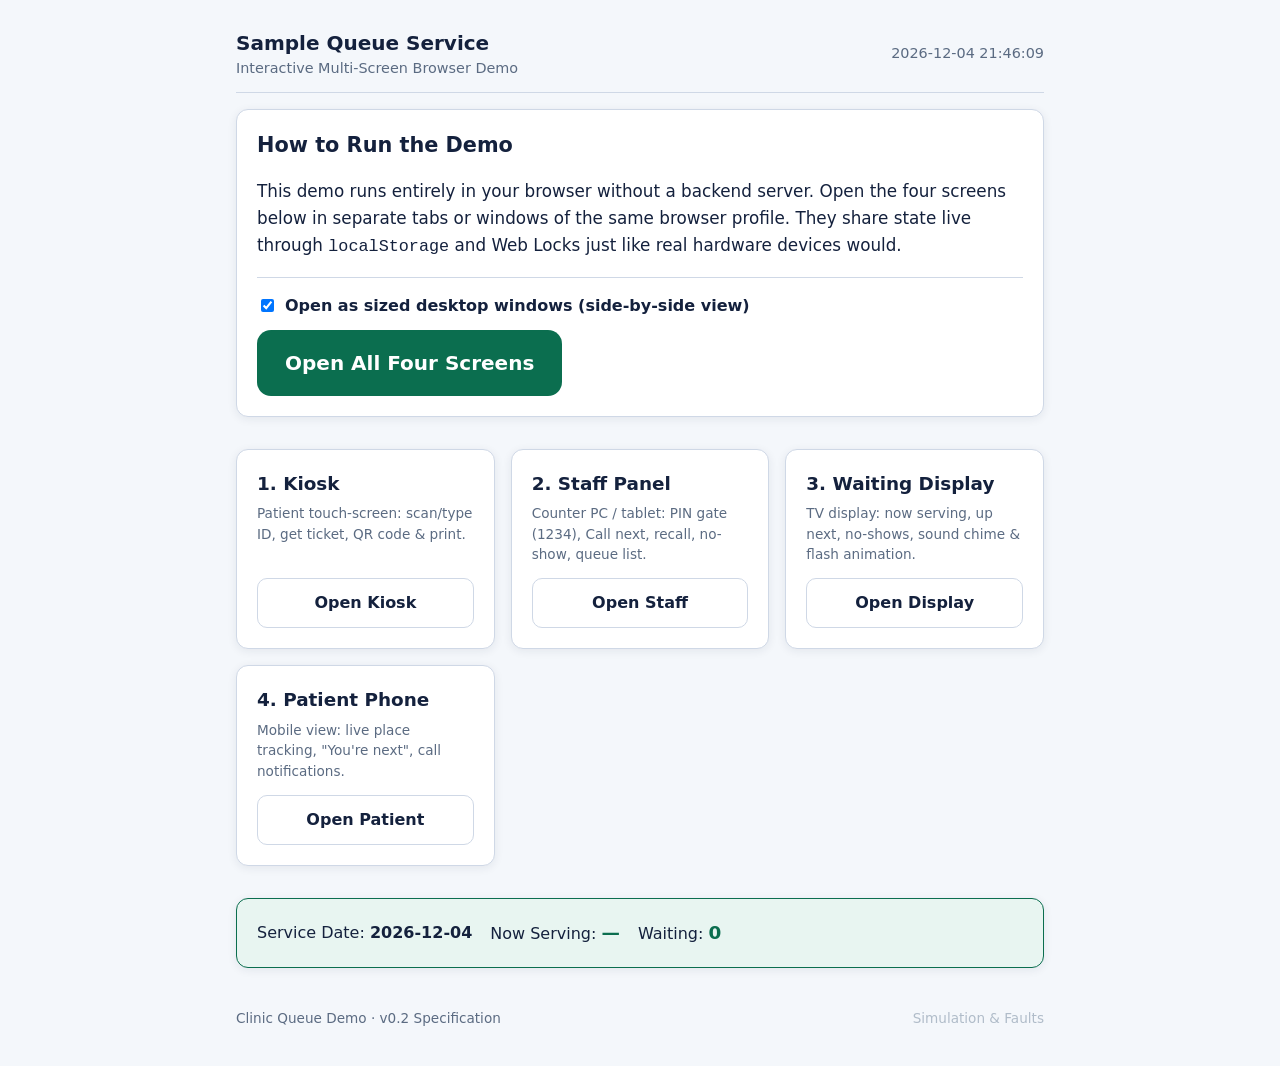
<file: index.html>
<!doctype html>
<html lang="en">
<head>
  <meta charset="utf-8">
  <meta name="viewport" content="width=device-width, initial-scale=1">
  <title>Clinic Queue — Demo Launcher</title>
  <link rel="stylesheet" href="assets/common.css">
  <style>
    .launcher-grid {
      display: grid;
      grid-template-columns: repeat(auto-fit, minmax(200px, 1fr));
      gap: 16px;
      margin: 16px 0;
    }
    .screen-card {
      background: var(--card);
      border: 1px solid var(--border);
      border-radius: var(--radius);
      padding: 20px;
      display: flex;
      flex-direction: column;
      justify-content: space-between;
      gap: 14px;
      box-shadow: var(--shadow);
    }
  </style>
</head>
<body>
  <div class="cq-container" style="max-width:840px">
    <header class="cq-header">
      <div>
        <h1 id="clinic-name">Clinic Queue</h1>
        <div class="text-muted" style="font-size:0.9rem">Interactive Multi-Screen Browser Demo</div>
      </div>
      <div class="meta" id="clock"></div>
    </header>

    <!-- Intro Card -->
    <main class="card" style="gap:16px">
      <h2 style="margin-top:0;font-size:1.3rem">How to Run the Demo</h2>
      <p style="margin:0;font-size:1.05rem;line-height:1.6">
        This demo runs entirely in your browser without a backend server. Open the four screens below in separate tabs or windows of the same browser profile. They share state live through <code>localStorage</code> and Web Locks just like real hardware devices would.
      </p>

      <!-- Options & Multi-Open -->
      <div style="display:flex;flex-wrap:wrap;align-items:center;justify-content:space-between;gap:12px;margin-top:16px;padding-top:16px;border-top:1px solid var(--border)">
        <label style="display:flex;align-items:center;gap:8px;font-weight:600;cursor:pointer">
          <input type="checkbox" id="chk-sized" checked>
          Open as sized desktop windows (side-by-side view)
        </label>
        <button id="btn-open-all" class="btn btn-primary btn-lg">Open All Four Screens</button>
      </div>

      <div id="popup-hint" class="banner banner-warn hidden" style="margin-top:12px">
        <span><b>Popup blocked:</b> Please allow popups for this site in your browser to open all four windows at once, or click the individual buttons below.</span>
      </div>
    </main>

    <!-- Four Screen Buttons -->
    <div class="launcher-grid">
      <div class="screen-card">
        <div>
          <h3 style="margin:0 0 6px;font-size:1.15rem">1. Kiosk</h3>
          <p class="text-muted" style="margin:0;font-size:0.85rem">Patient touch-screen: scan/type ID, get ticket, QR code & print.</p>
        </div>
        <button id="btn-open-kiosk" class="btn btn-outline btn-block">Open Kiosk</button>
      </div>

      <div class="screen-card">
        <div>
          <h3 style="margin:0 0 6px;font-size:1.15rem">2. Staff Panel</h3>
          <p class="text-muted" style="margin:0;font-size:0.85rem">Counter PC / tablet: PIN gate (1234), Call next, recall, no-show, queue list.</p>
        </div>
        <button id="btn-open-staff" class="btn btn-outline btn-block">Open Staff</button>
      </div>

      <div class="screen-card">
        <div>
          <h3 style="margin:0 0 6px;font-size:1.15rem">3. Waiting Display</h3>
          <p class="text-muted" style="margin:0;font-size:0.85rem">TV display: now serving, up next, no-shows, sound chime & flash animation.</p>
        </div>
        <button id="btn-open-display" class="btn btn-outline btn-block">Open Display</button>
      </div>

      <div class="screen-card">
        <div>
          <h3 style="margin:0 0 6px;font-size:1.15rem">4. Patient Phone</h3>
          <p class="text-muted" style="margin:0;font-size:0.85rem">Mobile view: live place tracking, "You're next", call notifications.</p>
        </div>
        <button id="btn-open-patient" class="btn btn-outline btn-block">Open Patient</button>
      </div>
    </div>

    <!-- Live Status Banner -->
    <div class="card" style="background:var(--brand-light);border:1px solid var(--brand);display:flex;justify-content:space-between;align-items:center;flex-wrap:wrap;gap:12px">
      <div style="display:flex;gap:18px;align-items:center;flex-wrap:wrap">
        <div>Service Date: <b id="live-date">—</b></div>
        <div>Now Serving: <b id="live-serving" style="color:var(--brand);font-size:1.15rem">—</b></div>
        <div>Waiting: <b id="live-waiting" style="color:var(--brand);font-size:1.15rem">0</b></div>
      </div>
      <div>
        <a href="#" id="link-latest-ticket" class="hidden" style="color:var(--brand);font-weight:600;text-decoration:none">
          Open latest issued ticket →
        </a>
      </div>
    </div>

    <!-- Low-contrast Footer with Hidden Simulation Link -->
    <footer style="margin-top:auto;padding:24px 0;display:flex;justify-content:space-between;align-items:center;font-size:0.85rem;color:var(--muted)">
      <div>Clinic Queue Demo · v0.2 Specification</div>
      <div>
        <a href="sim/" style="color:#b0bcc9;text-decoration:none">Simulation & Faults</a>
      </div>
    </footer>
  </div>

  <script type="module">
    import { initLauncher } from './assets/launcher.js';
    initLauncher();
  </script>
</body>
</html>
</file>
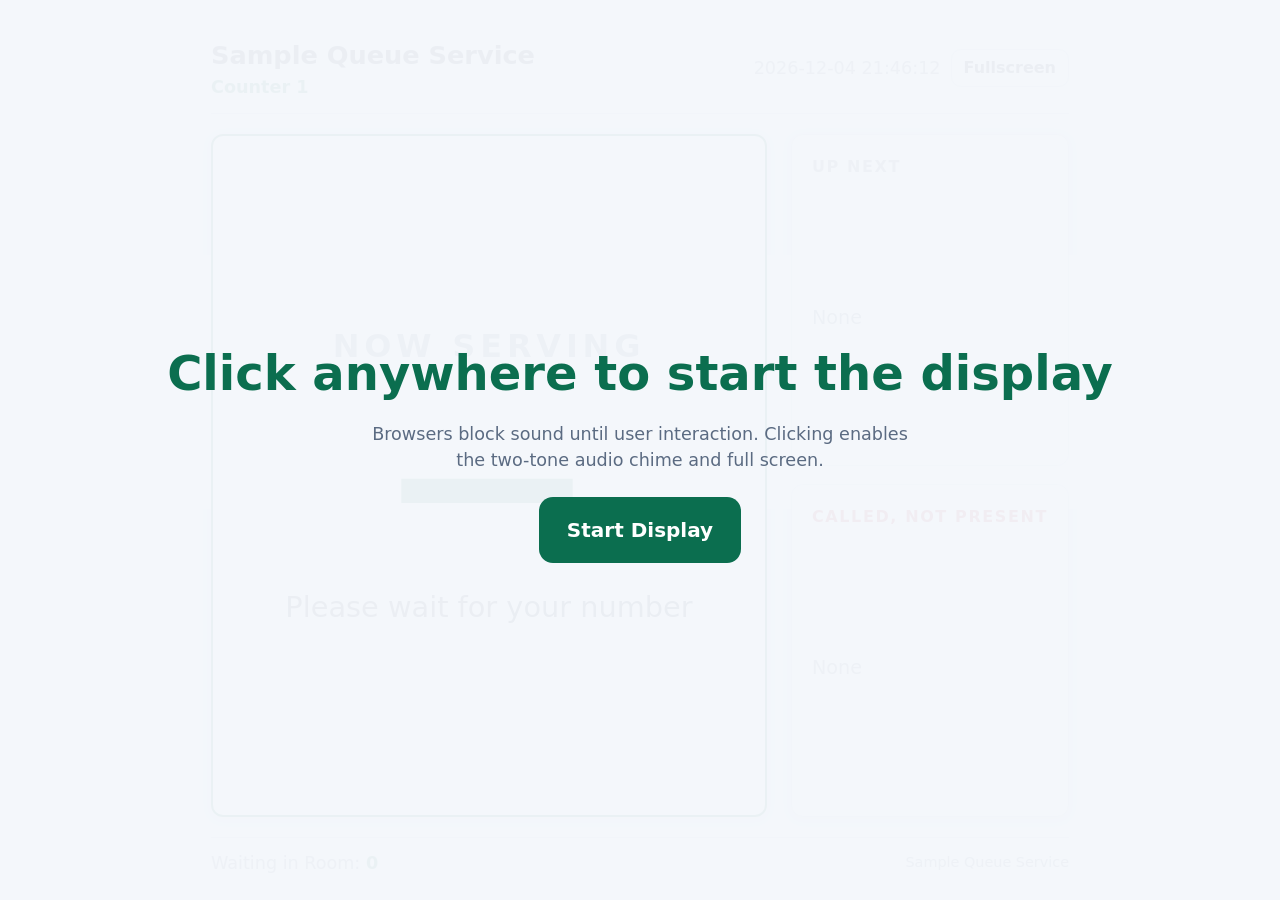
<file: display/index.html>
<!doctype html>
<html lang="en">
<head>
  <meta charset="utf-8">
  <meta name="viewport" content="width=device-width, initial-scale=1">
  <title>Waiting Room Display</title>
  <link rel="stylesheet" href="../assets/common.css">
  <style>
    body {
      background: var(--bg);
      color: var(--ink);
      overflow: hidden;
    }
    .display-screen {
      height: 100vh;
      max-width: 1400px;
      margin: 0 auto;
      display: grid;
      grid-template-rows: auto 1fr auto;
      padding: 24px 32px;
      gap: 20px;
    }
    .display-grid {
      display: grid;
      grid-template-columns: 2fr 1fr;
      gap: 24px;
      align-items: stretch;
    }
    @media (max-width: 768px) {
      .display-grid {
        grid-template-columns: 1fr;
      }
    }
    .start-modal {
      position: fixed;
      inset: 0;
      background: rgba(244, 247, 251, 0.96);
      display: flex;
      flex-direction: column;
      align-items: center;
      justify-content: center;
      z-index: 100;
      cursor: pointer;
      text-align: center;
      padding: 20px;
    }
  </style>
</head>
<body class="display-theme">
  <!-- Start Overlay for Browser Audio Permission -->
  <div id="start-overlay" class="start-modal">
    <div style="font-size:clamp(1.8rem, 4cqi, 3rem);font-weight:700;margin-bottom:12px;color:var(--brand)">
      Click anywhere to start the display
    </div>
    <div style="color:var(--muted);font-size:1.1rem;max-width:540px">
      Browsers block sound until user interaction. Clicking enables the two-tone audio chime and full screen.
    </div>
    <button class="btn btn-primary btn-lg" style="margin-top:24px">Start Display</button>
  </div>

  <div class="display-screen">
    <!-- Offline Indicator -->
    <div id="display-offline-bar" class="offline-bar hidden" style="border-radius:8px">
      Display Offline · Queue Service Disconnected
    </div>

    <!-- Header -->
    <header class="cq-header">
      <div>
        <h1 id="clinic-name" style="font-size:1.6rem">Clinic Queue</h1>
        <div class="meta" id="service-point" style="font-size:1.1rem;color:var(--brand);font-weight:600">Counter 1</div>
      </div>
      <div class="meta">
        <span id="clock" style="font-size:1.1rem"></span>
        <button id="btn-fullscreen" class="btn btn-outline" style="padding:6px 12px">Fullscreen</button>
      </div>
    </header>

    <!-- Main Content Grid -->
    <main id="display-main" class="display-grid">
      <!-- Now Serving Box -->
      <div class="card card-center" style="border:2px solid var(--brand);padding:32px">
        <div style="font-size:clamp(1.2rem, 3cqi, 2rem);text-transform:uppercase;letter-spacing:0.15em;color:var(--muted);font-weight:700">
          Now Serving
        </div>
        <div id="display-serving-no" class="number-huge" style="color:var(--brand);margin:12px 0">
          —
        </div>
        <div id="display-prompt" style="font-size:clamp(1.1rem, 2.5cqi, 1.8rem);color:var(--ink)">
          Please wait for your number
        </div>
      </div>

      <!-- Side Panels: Up Next & Called Not Present -->
      <div style="display:flex;flex-direction:column;gap:18px">
        <!-- Up Next -->
        <div class="card" style="flex:1;padding:20px;display:flex;flex-direction:column">
          <div style="font-weight:700;color:var(--muted);text-transform:uppercase;letter-spacing:0.1em;margin-bottom:12px">
            Up Next
          </div>
          <div id="display-up-next" style="display:flex;flex-wrap:wrap;gap:10px;align-items:center;flex:1">
            <span class="text-muted">None</span>
          </div>
        </div>

        <!-- Called Not Present (No-shows) -->
        <div class="card" style="flex:1;padding:20px;display:flex;flex-direction:column">
          <div style="font-weight:700;color:var(--err);text-transform:uppercase;letter-spacing:0.1em;margin-bottom:12px">
            Called, Not Present
          </div>
          <div id="display-noshows" style="display:flex;flex-wrap:wrap;gap:10px;align-items:center;flex:1">
            <span class="text-muted">None</span>
          </div>
        </div>
      </div>
    </main>

    <!-- Footer -->
    <footer style="display:flex;justify-content:space-between;align-items:center;color:var(--muted);font-size:1.1rem;padding-top:12px;border-top:1px solid var(--border)">
      <div>Waiting in Room: <b id="display-waiting-count" style="color:var(--brand)">0</b></div>
      <div style="font-size:0.9rem">Sample Queue Service</div>
    </footer>
  </div>

  <script type="module">
    import { initDisplay } from '../assets/display.js';
    initDisplay();
  </script>
</body>
</html>
</file>
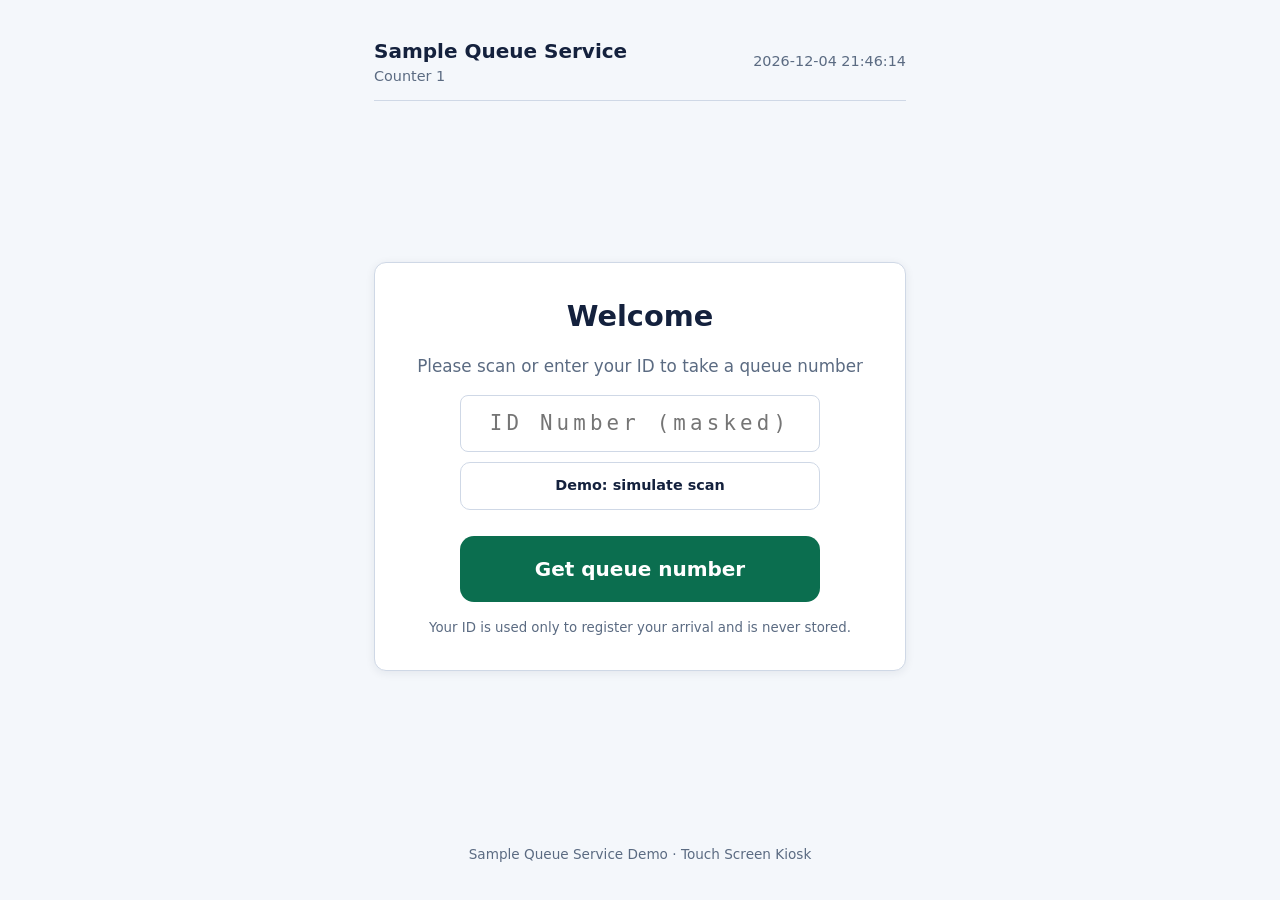
<file: kiosk/index.html>
<!doctype html>
<html lang="en">
<head>
  <meta charset="utf-8">
  <meta name="viewport" content="width=device-width, initial-scale=1, maximum-scale=1, user-scalable=no">
  <title>Queue Kiosk</title>
  <link rel="stylesheet" href="../assets/common.css">
  <style>
    .kiosk-container {
      max-width: 580px;
      margin: 0 auto;
      min-height: 100vh;
      display: flex;
      flex-direction: column;
      justify-content: space-between;
      padding: 24px;
    }
    .kiosk-body {
      flex: 1;
      display: flex;
      flex-direction: column;
      justify-content: center;
      gap: 24px;
    }
    .kiosk-number {
      font-size: clamp(4rem, 20cqi, 7.5rem);
      font-weight: 800;
      color: var(--brand);
      line-height: 1;
    }
    .kiosk-qr-box {
      background: #fff;
      padding: 12px;
      border-radius: 12px;
      border: 1px solid var(--border);
      display: inline-block;
      line-height: 0;
    }
    .kiosk-qr-box svg {
      width: clamp(140px, 35cqi, 200px);
      height: clamp(140px, 35cqi, 200px);
    }
  </style>
</head>
<body>
  <div class="kiosk-container cq-container">
    <header class="cq-header">
      <div>
        <h1 id="clinic-name">Clinic Queue</h1>
        <div class="text-muted" id="service-point" style="font-size:0.9rem">Counter 1</div>
      </div>
      <div class="meta" id="clock"></div>
    </header>

    <!-- 1. Idle / Entry State -->
    <main id="view-idle" class="kiosk-body">
      <div class="card card-center" style="gap:16px;padding:32px 20px">
        <h2 style="margin:0;font-size:1.8rem">Welcome</h2>
        <p class="text-muted" style="margin:0;font-size:1.05rem">
          Please scan or enter your ID to take a queue number
        </p>

        <div style="width:100%;max-width:360px;display:flex;flex-direction:column;gap:10px">
          <input type="password" id="input-id" class="input input-mono text-center" placeholder="ID Number (masked)" autocomplete="off" style="font-size:1.3rem;letter-spacing:0.2em">
          <button id="btn-sim-scan" class="btn btn-outline" type="button" style="font-size:0.9rem">Demo: simulate scan</button>
        </div>

        <button id="btn-get-ticket" class="btn btn-primary btn-lg btn-block" style="max-width:360px;margin-top:10px">
          Get queue number
        </button>
        <small class="text-muted">Your ID is used only to register your arrival and is never stored.</small>
      </div>
    </main>

    <!-- 2. Ticket Issued State -->
    <main id="view-ticket" class="kiosk-body hidden">
      <div class="card card-center" style="gap:16px;padding:28px 20px">
        <div class="text-muted" style="font-weight:600;text-transform:uppercase;letter-spacing:0.1em">Your Queue Number</div>
        <div class="kiosk-number" id="ticket-number">A000</div>
        <div id="ticket-ahead" style="font-size:1.3rem;font-weight:600">You are next in line</div>

        <div style="display:flex;flex-direction:column;align-items:center;gap:10px;margin:10px 0">
          <div class="kiosk-qr-box" id="ticket-qr"></div>
          <div class="text-muted" style="font-size:0.95rem;max-width:320px;text-align:center">
            Scan with your phone to track your turn, or follow the waiting room screen.
          </div>
        </div>

        <!-- Demo-only token code copy -->
        <div class="card" style="background:var(--muted-light);border:none;padding:10px 14px;width:100%;max-width:380px">
          <div style="font-size:0.75rem;color:var(--muted);margin-bottom:4px">DEMO ONLY: TICKET CODE FOR PATIENT TAB</div>
          <div style="display:flex;align-items:center;justify-content:space-between;gap:8px">
            <code id="ticket-token-code" style="font-size:0.8rem;word-break:break-all"></code>
            <button id="btn-copy-token" class="btn btn-outline" style="padding:4px 10px;font-size:0.8rem;white-space:nowrap">Copy Code</button>
          </div>
        </div>

        <!-- Printer Error Box -->
        <div id="printer-error-box" class="banner banner-err hidden" style="width:100%;max-width:380px">
          <span>Printer error: Paper jam or out of paper.</span>
          <button id="btn-retry-print" class="btn btn-danger" style="padding:6px 12px;font-size:0.85rem">Retry</button>
        </div>

        <div style="display:flex;gap:12px;width:100%;max-width:380px">
          <button id="btn-print" class="btn btn-outline" style="flex:1">Print Ticket</button>
          <button id="btn-done" class="btn btn-primary" style="flex:1">Done (30s)</button>
        </div>
      </div>
    </main>

    <!-- 3. Offline State -->
    <main id="view-offline" class="kiosk-body hidden">
      <div class="card card-center" style="gap:16px;padding:36px 20px;background:var(--err-bg);border-color:var(--err)">
        <h2 style="color:var(--err);margin:0">Queue numbers are not available</h2>
        <p style="margin:0;font-size:1.1rem">
          The ticketing service is currently offline.
          <br><b>Please proceed directly to the counter for assistance.</b>
        </p>
      </div>
    </main>

    <footer class="text-center text-muted" style="font-size:0.85rem;padding:12px 0">
      Sample Queue Service Demo · Touch Screen Kiosk
    </footer>
  </div>

  <script src="../assets/vendor/qrcode.min.js"></script>
  <script type="module">
    import { initKiosk } from '../assets/kiosk.js';
    initKiosk();
  </script>
</body>
</html>
</file>
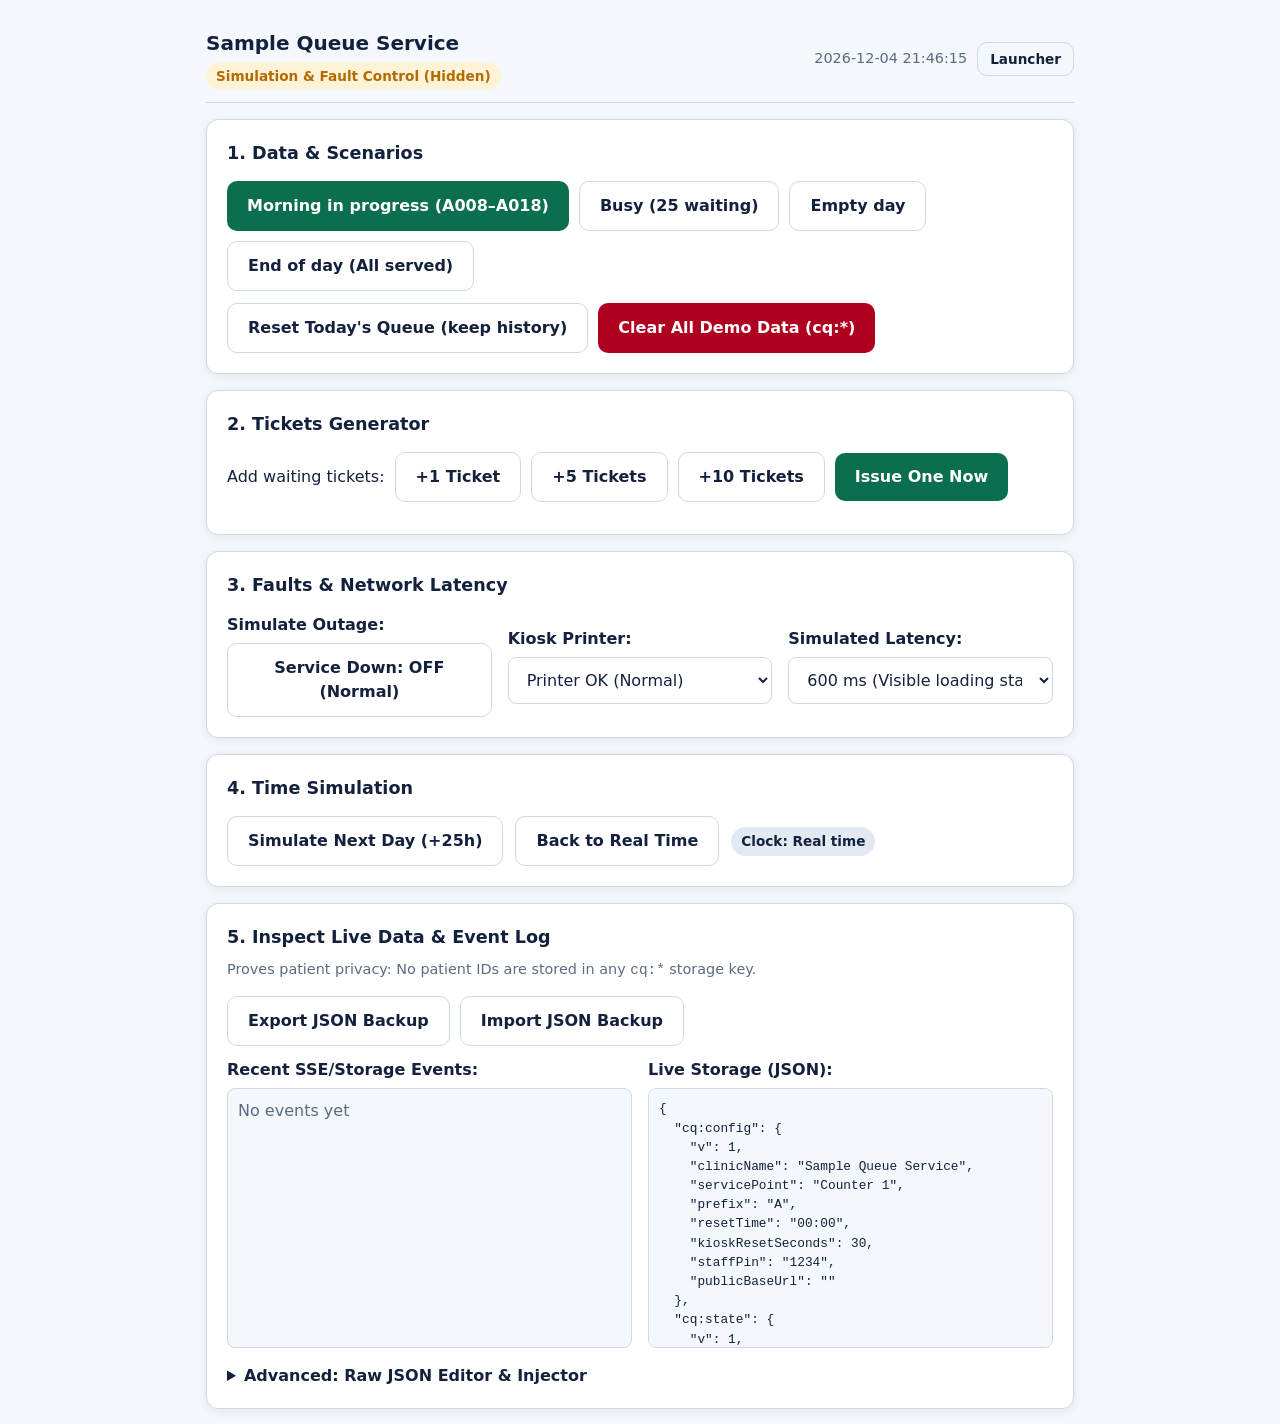
<file: sim/index.html>
<!doctype html>
<html lang="en">
<head>
  <meta charset="utf-8">
  <meta name="viewport" content="width=device-width, initial-scale=1">
  <title>Clinic Queue — Simulation Control</title>
  <link rel="stylesheet" href="../assets/common.css">
</head>
<body>
  <div class="cq-container">
    <header class="cq-header">
      <div>
        <h1 id="clinic-name">Clinic Queue</h1>
        <div class="badge badge-warn" style="margin-top:4px">Simulation & Fault Control (Hidden)</div>
      </div>
      <div class="meta">
        <span id="sim-clock"></span>
        <a href="../" class="btn btn-outline" style="padding:6px 12px;font-size:0.85rem">Launcher</a>
      </div>
    </header>

    <!-- Data Controls -->
    <section class="card">
      <h2 style="margin-top:0;font-size:1.1rem">1. Data & Scenarios</h2>
      <div style="display:flex;flex-wrap:wrap;gap:10px;margin-bottom:12px">
        <button id="btn-seed-morning" class="btn btn-primary">Morning in progress (A008–A018)</button>
        <button id="btn-seed-busy" class="btn btn-outline">Busy (25 waiting)</button>
        <button id="btn-seed-empty" class="btn btn-outline">Empty day</button>
        <button id="btn-seed-end" class="btn btn-outline">End of day (All served)</button>
      </div>
      <div style="display:flex;flex-wrap:wrap;gap:10px">
        <button id="btn-reset-today" class="btn btn-outline">Reset Today's Queue (keep history)</button>
        <button id="btn-clear-all" class="btn btn-danger">Clear All Demo Data (cq:*)</button>
      </div>
    </section>

    <!-- Tickets Generator -->
    <section class="card">
      <h2 style="margin-top:0;font-size:1.1rem">2. Tickets Generator</h2>
      <div style="display:flex;flex-wrap:wrap;gap:10px;align-items:center;margin-bottom:12px">
        <span>Add waiting tickets:</span>
        <button id="btn-add-1" class="btn btn-outline">+1 Ticket</button>
        <button id="btn-add-5" class="btn btn-outline">+5 Tickets</button>
        <button id="btn-add-10" class="btn btn-outline">+10 Tickets</button>
        <button id="btn-issue-one" class="btn btn-primary">Issue One Now</button>
      </div>
      <div id="issued-ticket-info" class="card hidden" style="background:var(--brand-light);border-color:var(--brand);margin-top:10px">
        <div>Issued Ticket: <b id="issued-ticket-no" style="font-size:1.4rem;color:var(--brand)">—</b></div>
        <div style="margin:6px 0;font-family:monospace;font-size:0.9rem">Token: <span id="issued-ticket-token"></span></div>
        <div style="display:flex;gap:10px">
          <button id="btn-copy-token" class="btn btn-outline" style="padding:6px 12px">Copy Code</button>
          <a id="link-open-patient" target="_blank" class="btn btn-primary" style="padding:6px 12px">Open in Patient View</a>
        </div>
      </div>
    </section>

    <!-- Faults & Latency -->
    <section class="card">
      <h2 style="margin-top:0;font-size:1.1rem">3. Faults & Network Latency</h2>
      <div style="display:grid;grid-template-columns:repeat(auto-fit, minmax(220px, 1fr));gap:16px;align-items:center">
        <div>
          <label style="display:block;margin-bottom:6px;font-weight:600">Simulate Outage:</label>
          <button id="btn-service-down" class="btn btn-outline btn-block">Service Down: OFF</button>
        </div>
        <div>
          <label for="sel-printer" style="display:block;margin-bottom:6px;font-weight:600">Kiosk Printer:</label>
          <select id="sel-printer" class="input">
            <option value="ok">Printer OK (Normal)</option>
            <option value="fail">Printer Fails (Paper Jam)</option>
          </select>
        </div>
        <div>
          <label for="sel-latency" style="display:block;margin-bottom:6px;font-weight:600">Simulated Latency:</label>
          <select id="sel-latency" class="input">
            <option value="0">0 ms (Instant)</option>
            <option value="600">600 ms (Visible loading states)</option>
            <option value="2000">2000 ms (Slow network)</option>
          </select>
        </div>
      </div>
    </section>

    <!-- Time Simulation -->
    <section class="card">
      <h2 style="margin-top:0;font-size:1.1rem">4. Time Simulation</h2>
      <div style="display:flex;flex-wrap:wrap;gap:12px;align-items:center">
        <button id="btn-next-day" class="btn btn-outline">Simulate Next Day (+25h)</button>
        <button id="btn-real-time" class="btn btn-outline">Back to Real Time</button>
        <span id="clock-offset-info" class="badge">Clock: Real time</span>
      </div>
    </section>

    <!-- Events Log & JSON Inspection -->
    <section class="card">
      <h2 style="margin-top:0;font-size:1.1rem">5. Inspect Live Data & Event Log</h2>
      <p class="text-muted" style="margin-top:-6px;font-size:0.9rem">
        Proves patient privacy: No patient IDs are stored in any <code>cq:*</code> storage key.
      </p>

      <div style="display:flex;gap:10px;margin-bottom:12px">
        <button id="btn-export" class="btn btn-outline">Export JSON Backup</button>
        <label class="btn btn-outline" style="cursor:pointer">
          Import JSON Backup
          <input type="file" id="file-import" accept=".json" style="display:none">
        </label>
      </div>

      <div style="display:grid;grid-template-columns:repeat(auto-fit, minmax(320px, 1fr));gap:16px">
        <div>
          <div style="font-weight:600;margin-bottom:6px">Recent SSE/Storage Events:</div>
          <div id="event-log" style="height:260px;overflow-y:auto;background:var(--bg);border:1px solid var(--border);border-radius:8px;padding:10px"></div>
        </div>
        <div>
          <div style="font-weight:600;margin-bottom:6px">Live Storage (JSON):</div>
          <pre id="json-viewer" style="height:260px;overflow-y:auto;background:var(--bg);border:1px solid var(--border);border-radius:8px;padding:10px;margin:0;font-size:0.8rem"></pre>
        </div>
      </div>

      <div style="margin-top:16px">
        <details>
          <summary style="cursor:pointer;font-weight:600">Advanced: Raw JSON Editor & Injector</summary>
          <textarea id="json-editor" class="input input-mono" rows="8" style="margin-top:8px;font-size:0.85rem"></textarea>
          <button id="btn-save-json" class="btn btn-primary" style="margin-top:8px">Validate & Save</button>
        </details>
      </div>
    </section>
  </div>

  <script type="module">
    import { initSimulation } from '../assets/sim.js';
    initSimulation();
  </script>
</body>
</html>
</file>
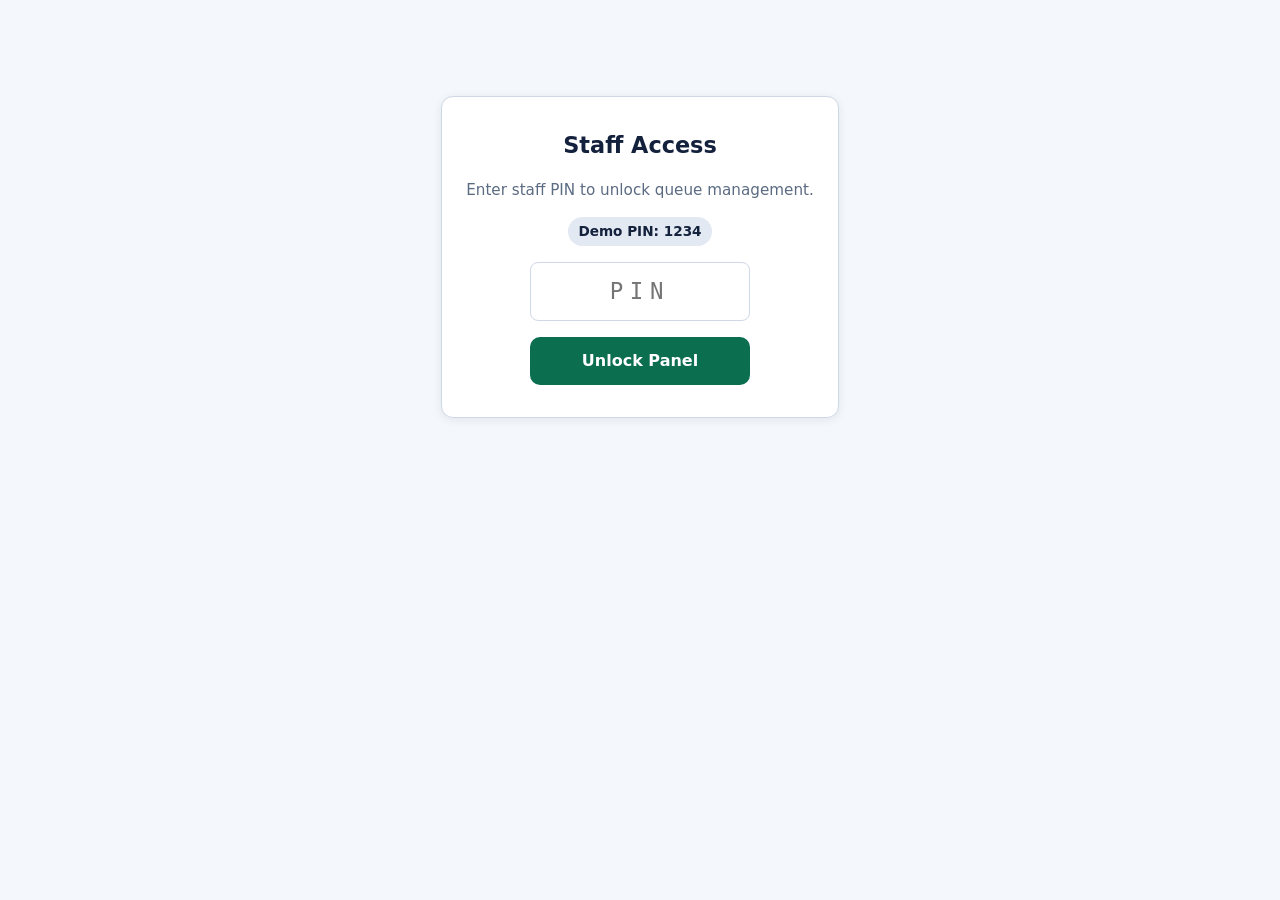
<file: staff/index.html>
<!doctype html>
<html lang="en">
<head>
  <meta charset="utf-8">
  <meta name="viewport" content="width=device-width, initial-scale=1">
  <title>Staff Call Panel</title>
  <link rel="stylesheet" href="../assets/common.css">
  <style>
    .staff-container {
      max-width: 960px;
    }
    .staff-serving-no {
      font-size: clamp(3.5rem, 12cqi, 6rem);
      font-weight: 800;
      color: var(--brand);
      line-height: 1.1;
      margin: 8px 0;
    }
  </style>
</head>
<body>
  <div class="staff-container cq-container">
    <!-- Offline Banner -->
    <div id="staff-offline-banner" class="offline-bar hidden">
      Connection Lost · Actions Disabled (Service Offline)
    </div>

    <!-- PIN Unlock Card -->
    <main id="view-pin" class="card card-center" style="max-width:400px;margin:80px auto;gap:16px;padding:32px 24px">
      <h2 style="margin:0;font-size:1.4rem">Staff Access</h2>
      <p class="text-muted" style="margin:0;font-size:0.95rem">Enter staff PIN to unlock queue management.</p>
      <div id="pin-hint" class="badge">Demo PIN: 1234</div>
      <input type="password" id="input-pin" class="input input-mono text-center" placeholder="PIN" style="font-size:1.4rem;letter-spacing:0.3em;max-width:220px">
      <div id="pin-error" class="text-err hidden" style="font-weight:600;font-size:0.9rem">Incorrect PIN</div>
      <button id="btn-submit-pin" class="btn btn-primary btn-block" style="max-width:220px">Unlock Panel</button>
    </main>

    <!-- Main Staff Panel -->
    <div id="view-panel" class="hidden" style="display:contents">
      <header class="cq-header">
        <div>
          <h1 id="clinic-name">Clinic Queue</h1>
          <div class="meta">
            <span id="service-point">Counter 1</span> ·
            <span id="clock"></span>
          </div>
        </div>
        <button id="btn-lock" class="btn btn-outline" style="padding:6px 14px;font-size:0.85rem">Lock</button>
      </header>

      <div style="display:grid;grid-template-columns:repeat(auto-fit, minmax(320px, 1fr));gap:16px">
        <!-- Current Serving Card -->
        <section class="card card-center">
          <div class="text-muted" style="font-weight:600;text-transform:uppercase;letter-spacing:0.05em">Now Serving</div>
          <div class="staff-serving-no" id="cur-no">—</div>
          <div id="cur-status" style="margin-bottom:6px"><span class="badge">No active ticket</span></div>
          <div class="text-muted" id="cur-time" style="font-size:0.85rem;margin-bottom:16px">—</div>

          <div style="display:flex;flex-direction:column;gap:10px;width:100%;max-width:320px">
            <button id="btn-call-next" class="btn btn-primary btn-lg">Call Next</button>
            <div style="display:flex;gap:10px">
              <button id="btn-recall" class="btn btn-outline" style="flex:1">Call Again</button>
              <button id="btn-requeue" class="btn btn-outline" style="flex:1">Back to Queue</button>
            </div>
            <div>
              <button id="btn-noshow-trigger" class="btn btn-outline btn-block text-err">Mark No-Show</button>
              <div id="noshow-inline-confirm" class="hidden" style="display:flex;gap:8px;align-items:center;background:var(--err-bg);padding:8px;border-radius:8px">
                <span style="font-size:0.85rem;font-weight:600;color:var(--err)">Confirm No-Show?</span>
                <button id="btn-noshow-confirm" class="btn btn-danger" style="padding:6px 12px;font-size:0.85rem">Yes</button>
                <button id="btn-noshow-cancel" class="btn btn-outline" style="padding:6px 12px;font-size:0.85rem">Cancel</button>
              </div>
            </div>
          </div>
        </section>

        <!-- Waiting Overview Card -->
        <section class="card" style="display:flex;flex-direction:column;gap:14px">
          <div style="display:flex;justify-content:space-between;align-items:center">
            <h2 style="margin:0;font-size:1.15rem">Waiting Queue</h2>
            <span class="badge badge-brand">Waiting: <b id="count-waiting">0</b></span>
          </div>
          <div>Up Next: <b id="next-ticket-label" style="font-size:1.2rem;color:var(--brand)">—</b></div>
          <div style="flex:1">
            <div class="text-muted" style="font-size:0.85rem;margin-bottom:6px">Patients in line:</div>
            <div id="waiting-chips" style="display:flex;flex-wrap:wrap;gap:6px;max-height:160px;overflow-y:auto"></div>
          </div>
        </section>
      </div>

      <!-- Tickets Table / Filter Tabs -->
      <section class="card">
        <div style="display:flex;gap:8px;margin-bottom:12px;flex-wrap:wrap">
          <button id="tab-waiting" class="btn btn-primary">Waiting (<span id="tab-badge-waiting">0</span>)</button>
          <button id="tab-called" class="btn btn-outline">No-Show / Missed (<span id="tab-badge-called">0</span>)</button>
          <button id="tab-all" class="btn btn-outline">All Today (<span id="tab-badge-all">0</span>)</button>
        </div>

        <div style="overflow-x:auto">
          <table class="cq-table">
            <thead>
              <tr>
                <th>Ticket</th>
                <th>Status</th>
                <th>Badge</th>
                <th>Issued At</th>
                <th>Calls</th>
                <th>Action</th>
              </tr>
            </thead>
            <tbody id="table-body">
              <tr>
                <td colspan="6" class="text-center text-muted" style="padding:20px">Loading queue data…</td>
              </tr>
            </tbody>
          </table>
        </div>
      </section>
    </div>
  </div>

  <script type="module">
    import { initStaff } from '../assets/staff.js';
    initStaff();
  </script>
</body>
</html>
</file>
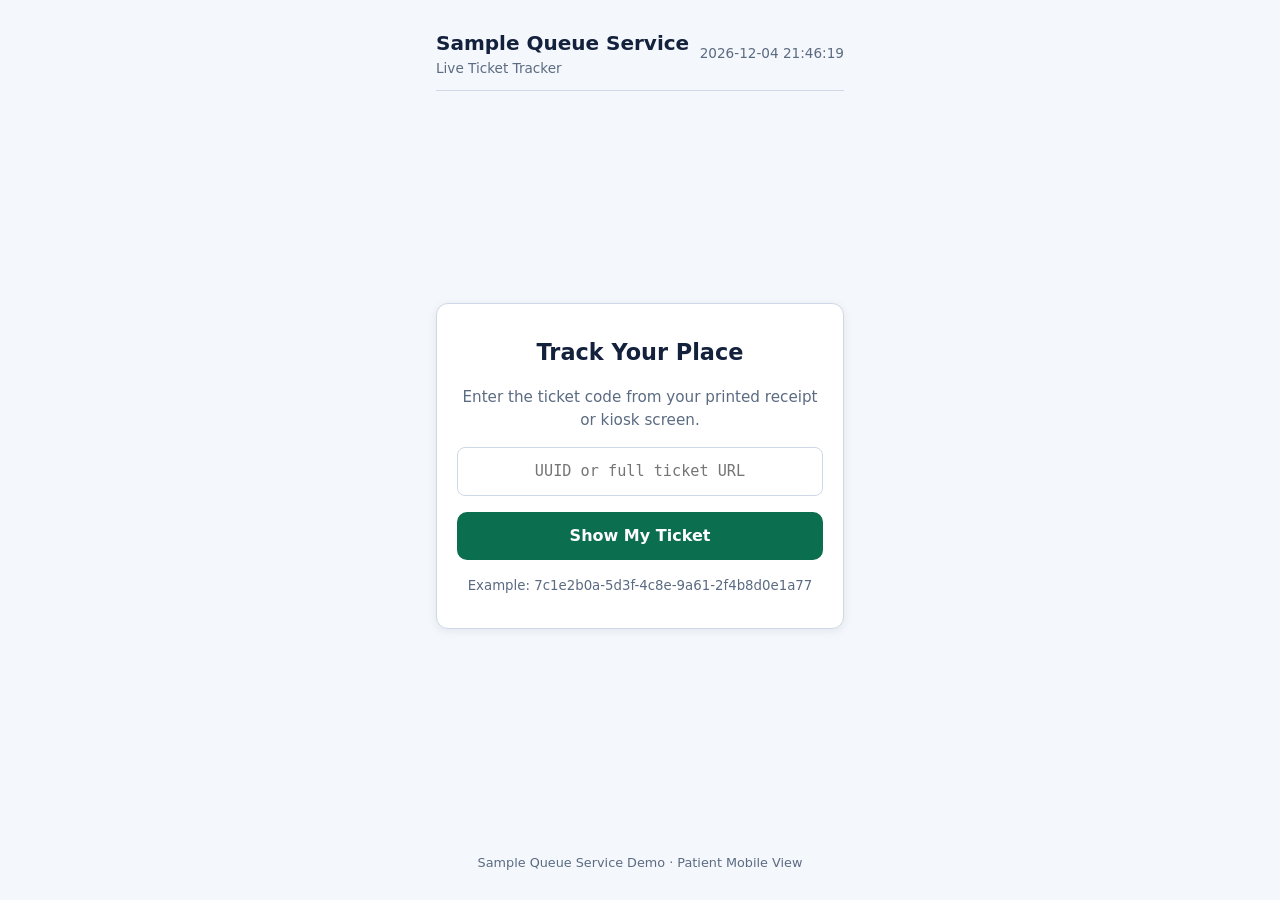
<file: t/index.html>
<!doctype html>
<html lang="en">
<head>
  <meta charset="utf-8">
  <meta name="viewport" content="width=device-width, initial-scale=1, maximum-scale=1">
  <title>Your Queue Ticket</title>
  <link rel="stylesheet" href="../assets/common.css">
  <style>
    .patient-container {
      max-width: 440px;
      margin: 0 auto;
      min-height: 100vh;
      display: flex;
      flex-direction: column;
      justify-content: space-between;
      padding: 16px;
    }
    .ticket-num-large {
      font-size: clamp(3.5rem, 15cqi, 5.5rem);
      font-weight: 800;
      color: var(--brand);
      line-height: 1;
      margin: 4px 0 12px;
    }
  </style>
</head>
<body>
  <div class="patient-container cq-container">
    <header class="cq-header">
      <div>
        <h1 id="clinic-name">Clinic Queue</h1>
        <div class="text-muted" style="font-size:0.85rem">Live Ticket Tracker</div>
      </div>
      <div class="meta" id="clock" style="font-size:0.85rem"></div>
    </header>

    <!-- Offline Banner -->
    <div id="patient-offline-banner" class="banner banner-warn hidden" style="margin-top:10px">
      <span>Connecting to queue service… (Offline)</span>
    </div>

    <!-- 1. Entry Card (No token in URL) -->
    <main id="card-entry" class="card card-center" style="margin:auto 0;padding:32px 20px;gap:16px">
      <h2 style="margin:0;font-size:1.4rem">Track Your Place</h2>
      <p class="text-muted" style="margin:0;font-size:0.95rem">
        Enter the ticket code from your printed receipt or kiosk screen.
      </p>

      <div style="width:100%;display:flex;flex-direction:column;gap:10px">
        <input type="text" id="input-code" class="input input-mono text-center" placeholder="UUID or full ticket URL" style="font-size:0.95rem">
        <div id="entry-error" class="text-err hidden" style="font-size:0.85rem;font-weight:600">
          Please enter a valid 36-character ticket code
        </div>
      </div>

      <button id="btn-submit-code" class="btn btn-primary btn-block">Show My Ticket</button>
      <small class="text-muted">Example: 7c1e2b0a-5d3f-4c8e-9a61-2f4b8d0e1a77</small>
    </main>

    <!-- 2. Live Ticket Display -->
    <main id="card-ticket" class="card card-center hidden" style="margin:auto 0;padding:28px 20px;gap:16px">
      <div class="text-muted" style="font-size:0.85rem;text-transform:uppercase;letter-spacing:0.1em;font-weight:600">
        Your Queue Number
      </div>
      <div class="ticket-num-large" id="ticket-num">—</div>

      <!-- Dynamic State Box -->
      <div id="ticket-state-box" class="card card-center" style="width:100%;padding:18px">
        <div style="font-size:1.4rem;font-weight:700">Checking…</div>
      </div>
      <p id="ticket-state-msg" class="text-muted" style="margin:0;font-size:0.9rem">
        Stay nearby: this page updates automatically.
      </p>

      <!-- Meta Info Box -->
      <div class="card" style="width:100%;background:var(--bg);border:none;padding:14px;font-size:0.9rem;display:flex;flex-direction:column;gap:6px">
        <div style="display:flex;justify-content:space-between">
          <span class="text-muted">Now Serving:</span>
          <b id="ticket-now-serving" style="color:var(--brand)">—</b>
        </div>
        <div style="display:flex;justify-content:space-between">
          <span class="text-muted">Service Counter:</span>
          <span id="ticket-service-point">Counter 1</span>
        </div>
        <div style="display:flex;justify-content:space-between">
          <span class="text-muted">Issued At:</span>
          <span id="ticket-issued-time">—</span>
        </div>
      </div>

      <div style="margin-top:8px">
        <a href="#" id="link-check-another" style="color:var(--muted);font-size:0.85rem;text-decoration:none">
          ← Check another ticket
        </a>
      </div>
    </main>

    <!-- 3. Not Found / Expired Card -->
    <main id="card-notfound" class="card card-center hidden" style="margin:auto 0;padding:32px 20px;gap:16px">
      <h2 class="text-err" style="margin:0;font-size:1.4rem">Ticket Not Found</h2>
      <p class="text-muted" style="margin:0;font-size:0.95rem">
        This ticket code does not exist or has expired.
        <br>Queue numbers reset daily.
      </p>
      <button id="btn-back-entry" class="btn btn-outline">Enter Another Code</button>
    </main>

    <footer class="text-center text-muted" style="font-size:0.8rem;padding:12px 0">
      Sample Queue Service Demo · Patient Mobile View
    </footer>
  </div>

  <script type="module">
    import { initPatient } from '../assets/ticket.js';
    initPatient();
  </script>
</body>
</html>
</file>
<file: assets/common.css>
:root {
  --bg: #f4f7fb;
  --ink: #14213d;
  --brand: #0b6e4f;
  --brand-ink: #ffffff;
  --brand-light: #e8f5f1;
  --brand-active: #084d37;
  --muted: #5b6b82;
  --muted-light: #e3e9f2;
  --err: #b00020;
  --err-bg: #fce8eb;
  --warn: #b36b00;
  --warn-bg: #fef3d6;
  --card: #ffffff;
  --border: #cfd8e6;
  --radius: 12px;
  --shadow: 0 2px 10px rgba(20, 33, 61, 0.08);
}

* {
  box-sizing: border-box;
  -webkit-tap-highlight-color: transparent;
}

html, body {
  margin: 0;
  padding: 0;
  background: var(--bg);
  color: var(--ink);
  font-family: system-ui, -apple-system, BlinkMacSystemFont, "Segoe UI", Roboto, sans-serif;
  line-height: 1.5;
}

body {
  min-height: 100vh;
  display: flex;
  flex-direction: column;
}

.cq-container {
  container-type: inline-size;
  width: 100%;
  max-width: 900px;
  margin: 0 auto;
  padding: 16px;
  display: flex;
  flex-direction: column;
  gap: 16px;
  flex: 1;
}

.cq-header {
  display: flex;
  justify-content: space-between;
  align-items: center;
  padding: 12px 0;
  border-bottom: 1px solid var(--border);
}

.cq-header h1 {
  margin: 0;
  font-size: 1.25rem;
  font-weight: 700;
  color: var(--ink);
}

.cq-header .meta {
  font-size: 0.9rem;
  color: var(--muted);
  display: flex;
  align-items: center;
  gap: 10px;
}

.card {
  background: var(--card);
  border-radius: var(--radius);
  padding: 20px;
  box-shadow: var(--shadow);
  border: 1px solid var(--border);
}

.card-center {
  text-align: center;
  display: flex;
  flex-direction: column;
  align-items: center;
  justify-content: center;
}

.btn {
  font: inherit;
  border: none;
  cursor: pointer;
  border-radius: 10px;
  padding: 12px 20px;
  font-weight: 600;
  font-size: 1rem;
  display: inline-flex;
  align-items: center;
  justify-content: center;
  gap: 8px;
  transition: background-color 0.15s, transform 0.05s;
  text-decoration: none;
  color: var(--ink);
  background: var(--muted-light);
}

.btn:active:not(:disabled) {
  transform: translateY(1px);
}

.btn:disabled {
  opacity: 0.55;
  cursor: not-allowed;
}

.btn-primary {
  background: var(--brand);
  color: var(--brand-ink);
}

.btn-primary:hover:not(:disabled) {
  background: var(--brand-active);
}

.btn-danger {
  background: var(--err);
  color: #fff;
}

.btn-danger:hover:not(:disabled) {
  background: #8b0019;
}

.btn-outline {
  background: transparent;
  border: 1px solid var(--border);
  color: var(--ink);
}

.btn-outline:hover:not(:disabled) {
  background: var(--muted-light);
}

.btn-lg {
  padding: 18px 28px;
  font-size: 1.25rem;
  border-radius: 14px;
}

.btn-block {
  width: 100%;
}

.badge {
  display: inline-block;
  padding: 4px 10px;
  border-radius: 999px;
  font-size: 0.85rem;
  font-weight: 600;
  background: var(--muted-light);
  color: var(--ink);
}

.badge-brand {
  background: var(--brand-light);
  color: var(--brand);
}

.badge-err {
  background: var(--err-bg);
  color: var(--err);
}

.badge-warn {
  background: var(--warn-bg);
  color: var(--warn);
}

.input {
  font: inherit;
  width: 100%;
  padding: 12px 14px;
  border: 1.5px solid var(--border);
  border-radius: 8px;
  background: #fff;
  color: var(--ink);
  outline: none;
  transition: border-color 0.15s;
}

.input:focus {
  border-color: var(--brand);
}

.input-mono {
  font-family: ui-monospace, SFMono-Regular, Menlo, Monaco, Consolas, monospace;
}

.banner {
  padding: 12px 16px;
  border-radius: 8px;
  font-weight: 500;
  display: flex;
  align-items: center;
  justify-content: space-between;
  gap: 12px;
}

.banner-err {
  background: var(--err-bg);
  color: var(--err);
  border: 1px solid rgba(176, 0, 32, 0.2);
}

.banner-warn {
  background: var(--warn-bg);
  color: var(--warn);
  border: 1px solid rgba(179, 107, 0, 0.2);
}

.offline-bar {
  background: var(--err);
  color: #fff;
  text-align: center;
  padding: 8px 16px;
  font-weight: 600;
  font-size: 0.95rem;
}

.hidden {
  display: none !important;
}

.text-muted { color: var(--muted); }
.text-brand { color: var(--brand); }
.text-err { color: var(--err); }
.text-center { text-align: center; }

/* Display theme (Waiting Room TV) */
.display-theme {
  background: var(--bg);
  color: var(--ink);
  min-height: 100vh;
  display: flex;
  flex-direction: column;
}

.display-theme .offline-bar {
  background: var(--err);
}

.display-theme .cq-header {
  border-bottom: 1px solid var(--border);
}

.display-theme .cq-header h1 {
  color: var(--ink);
}

.display-theme .cq-header .meta {
  color: var(--muted);
}

.display-theme .card {
  background: var(--card);
  border: 1px solid var(--border);
  color: var(--ink);
}

.number-huge {
  font-size: clamp(4rem, 16cqi, 12rem);
  font-weight: 900;
  line-height: 1;
  letter-spacing: 0.02em;
}

.flash-serving {
  animation: flash-anim 1.2s ease-out 3;
}

@keyframes flash-anim {
  0% { transform: scale(1.08); color: var(--brand-active); text-shadow: 0 0 30px rgba(11, 110, 79, 0.35); }
  100% { transform: scale(1); color: inherit; text-shadow: none; }
}

/* Responsive grid table */
.cq-table {
  width: 100%;
  border-collapse: collapse;
  font-size: 0.95rem;
}

.cq-table th, .cq-table td {
  padding: 10px 12px;
  text-align: left;
  border-bottom: 1px solid var(--border);
}

.cq-table th {
  background: var(--muted-light);
  font-weight: 600;
  color: var(--muted);
}
</file>
